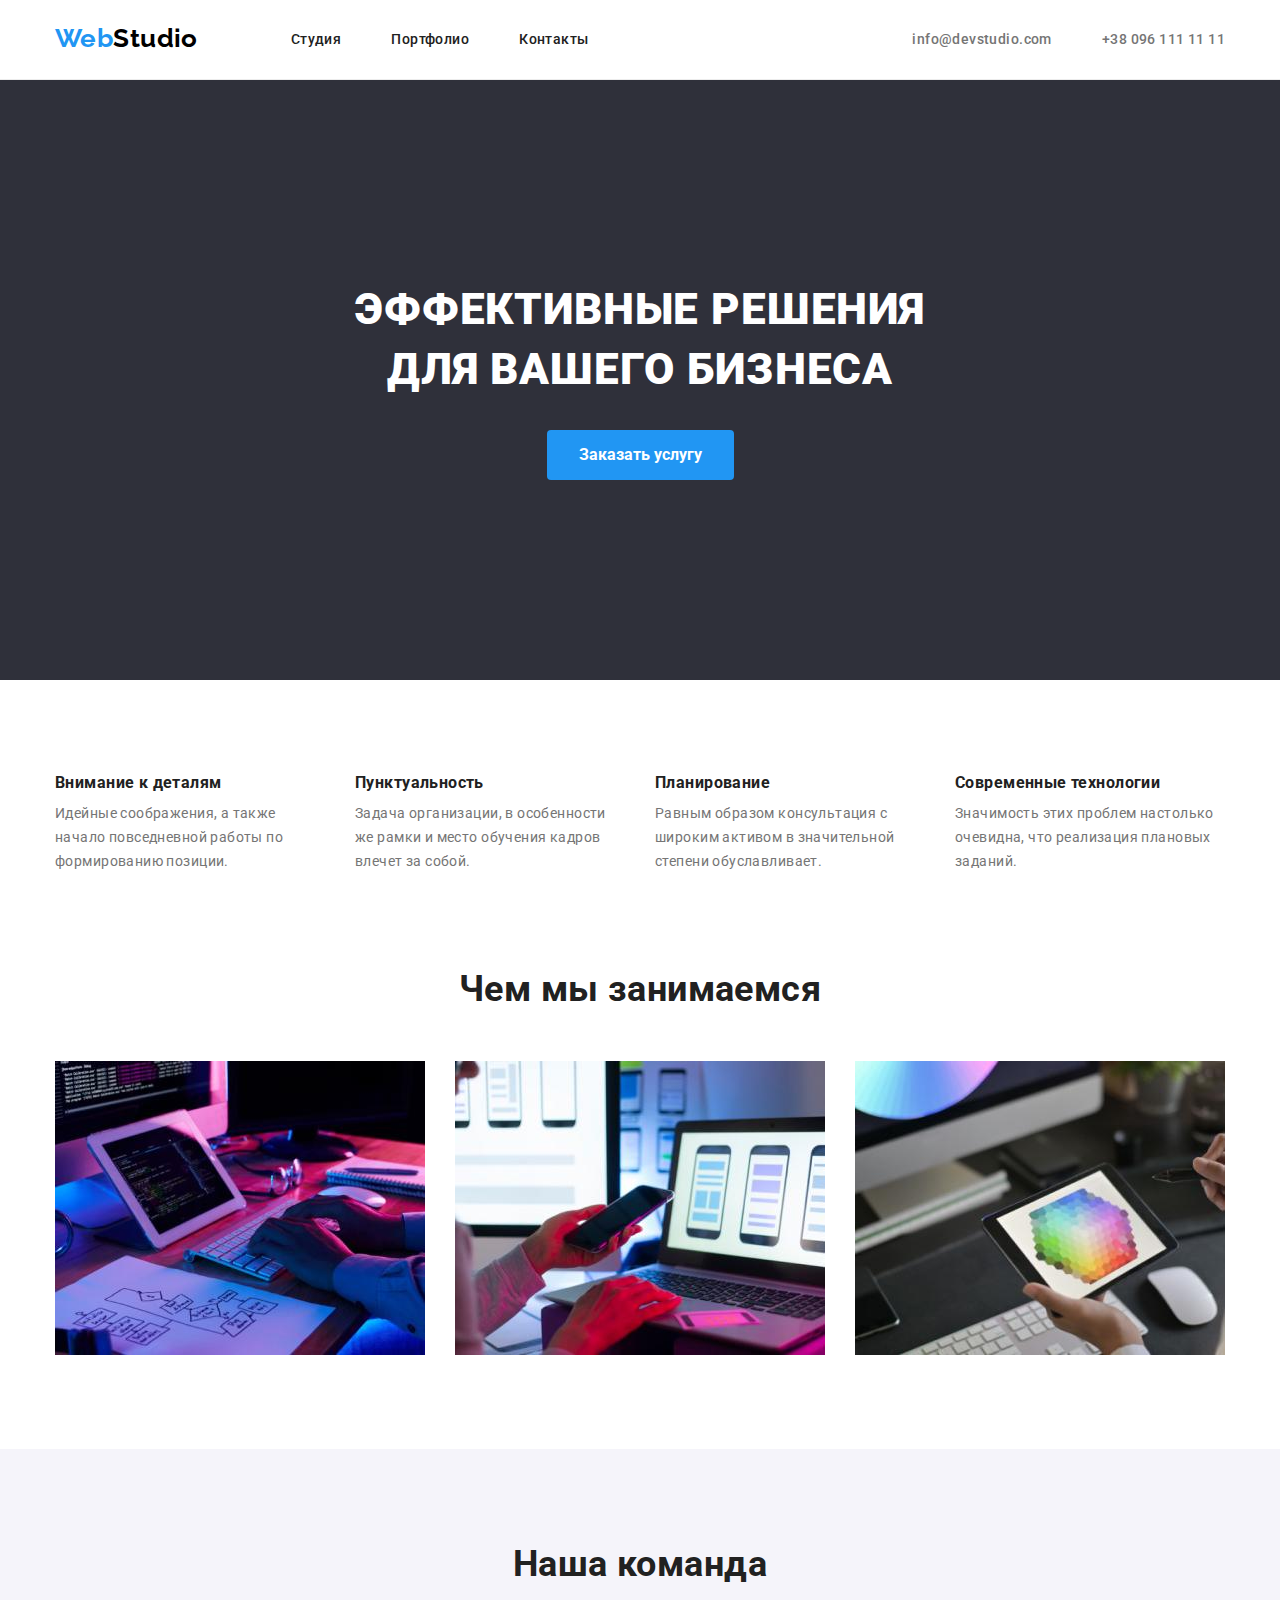
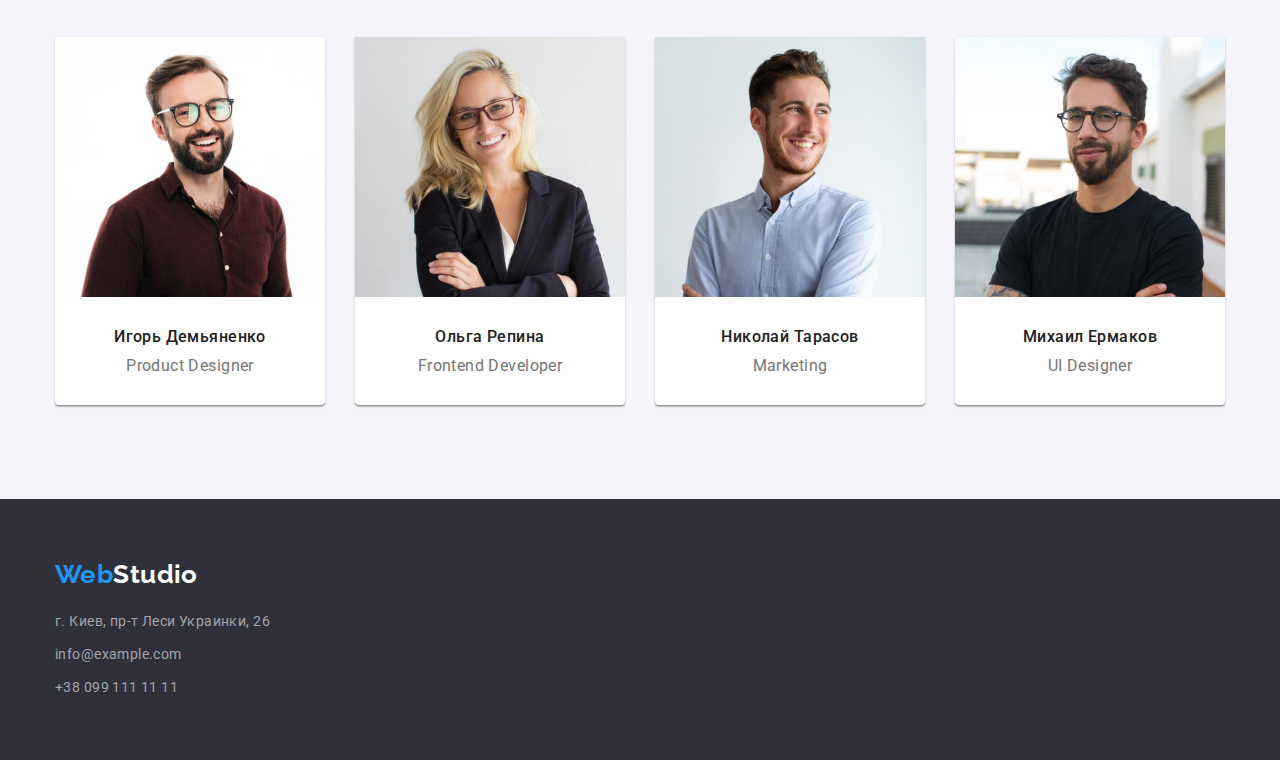
<file: index.html>
<!DOCTYPE html>
<html lang="ru">
<head>
<meta charset="UTF-8">
<meta name="viewport" content="width=device-width, initial-scale=1.0">
<title>Web Studio</title>
<link href="https://fonts.googleapis.com/css2?family=Raleway:wght@700&family=Roboto:wght@400;500;700;900&display=swap"
    rel="stylesheet">
<link rel="stylesheet" href="./css/modern-normalize.css">
<link rel="stylesheet" href="./css/styles.css">
</head>
<body>

    <!-- header -->
    <header class="header">
        <div class="container header-container">
            <nav class="header-navigation">
                <a href="./index.html" class="logo"><span class="logo-first-part">Web</span>Studio</a>
                <ul class="navigation-list">
                    <li class="navigation-item"><a href="./index.html" class="link-nav-item">Студия</a></li>
                    <li class="navigation-item"><a href="./portfolio.html" class="link-nav-item">Портфолио</a></li>
                    <li class="navigation-item"><a href="#" class="link-nav-item">Контакты</a></li>
                </ul>
            </nav>
            <ul class="contact-list">
                <li class="contact-item"><a href="mailto:info@devstudio.com" class="contact-link">info@devstudio.com</a></li>
                <li class="contact-item"><a href="tel:+380961111111" class="contact-link">+38 096 111 11 11</a></li>  
            </ul>
        </div>
    </header>

    <!-- main -->
    <main>
        <!-- hero section-->
        <section class="hero-section">
            <div class="container hero-container">
                <h1 class="hero-title">Эффективные решения для вашего бизнеса</h1>
                <button type="button" class="button">Заказать услугу</button>
            </div>
        </section>
        

        <!--peculiarities section-->
        
        <section class="section peculiarities-correct-section">
            <div class="container peculiarities-container">
                <h2 class="peculiarities-title">Особенности</h2>
                <ul class="pecularities-list">
                <li class="pecularities-item">
                    <h3 class="after-title-peculiarities">Внимание к деталям</h3>
                    <p class="text-peculiarities">Идейные соображения, а также начало повседневной работы по формированию позиции.</p>
                </li>
                <li class="pecularities-item">
                    <h3 class="after-title-peculiarities">Пунктуальность</h3>
                    <p class="text-peculiarities">Задача организации, в особенности же рамки и место обучения кадров влечет за собой.</p>
                </li>
                <li class="pecularities-item">
                    <h3 class="after-title-peculiarities">Планирование</h3>
                    <p class="text-peculiarities">Равным образом консультация с широким активом в значительной степени обуславливает.</p>
                </li>
                <li class="pecularities-item">
                    <h3 class="after-title-peculiarities">Современные технологии</h3>
                    <p class="text-peculiarities">Значимость этих проблем настолько очевидна, что реализация плановых заданий.</p>
                </li>
                </ul>
            </div>
        </section>
        

        <!--what we do-->
        
        <section class="section what-we-do-correct-section">
            <div class="container what-we-do-container">
                <h2 class="what-we-do-title">Чем мы занимаемся</h2>

                <!--images what we do-->
                <ul class="what-we-do-list">
                    <li class="what-we-do-item"><img src="./images/device1.jpg" alt="device1" width="370"></li>
                    <li class="what-we-do-item"><img src="./images/device2.jpg" alt="device2" width="370"></li>
                    <li class="what-we-do-item"><img src="./images/device3.jpg" alt="device3" width="370"></li>
                </ul>
            </div>
        </section>

        <!--our team-->

        <section class="section our-team-correct-section">
            <div class="container">
                <h2 class="our-team-title">Наша команда</h2>

                <!--photo our team-->
                <ul class="our-team-list">
                    <li class="our-team-item">
                        <img src="./images/igordemianenko.jpg" alt="Игорь Демьяненко" width="270">
                        <h3 class="our-team-subtitle">Игорь Демьяненко</h3>
                        <p class="our-team-text">Product Designer</p>
                    </li>
                    <li class="our-team-item">
                        <img src="./images/OlgaRepina.jpg" alt="Ольга Репина" width="270">
                        <h3 class="our-team-subtitle">Ольга Репина</h3>
                        <p class="our-team-text">Frontend Developer</p>
                    </li>
                    <li class="our-team-item">
                        <img src="./images/NikolayTarasov.jpg" alt="Николай Тарасов" width="270">
                        <h3 class="our-team-subtitle">Николай Тарасов</h3>
                        <p class="our-team-text">Marketing</p>
                    </li>
                    <li class="our-team-item">
                        <img src="./images/mikhailermakov.jpg" alt="Михаил Ермаков" width="270">
                        <h3 class="our-team-subtitle">Михаил Ермаков</h3>
                        <p class="our-team-text">UI Designer</p>
                    </li>
                </ul>
            </div>
        </section>
    </main>

    <!-- footer-->
    <footer class="footer">
        <div class="container footer-container">
            <a href="./index.html" class="logo-footer"><span class="logo-first-part">Web</span>Studio</a>
            <address>
                <ul class="footer-list">
                    <li class="footer-item"><a href="#" class="address-link">г. Киев, пр-т Леси Украинки, 26</a></li>
                    <li class="footer-item"><a href="mailto:info@example.com" class="address-link">info@example.com</a></li>
                    <li class="footer-item"><a href="tel:+380991111111" class="address-link">+38 099 111 11 11</a></li>
                </ul>
            </address>
        </div>
    </footer>
</body>
</html>
</file>
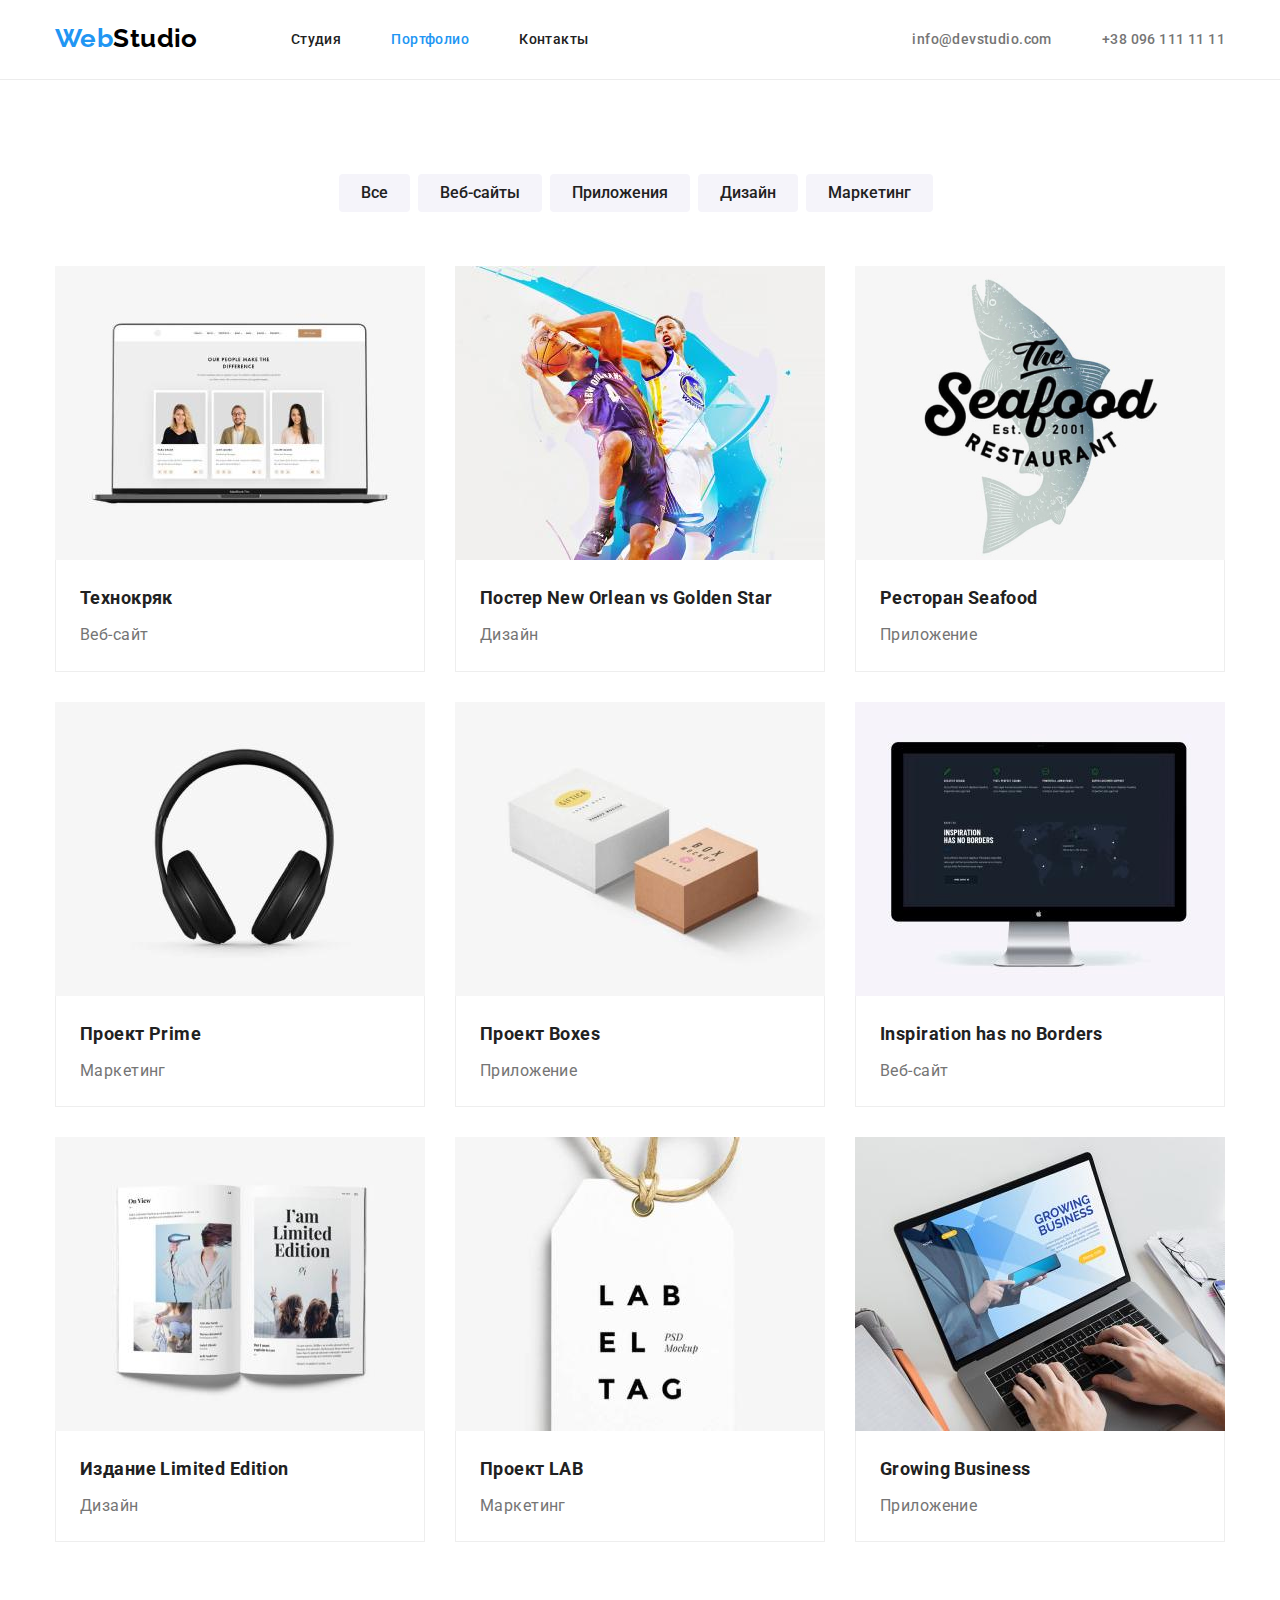
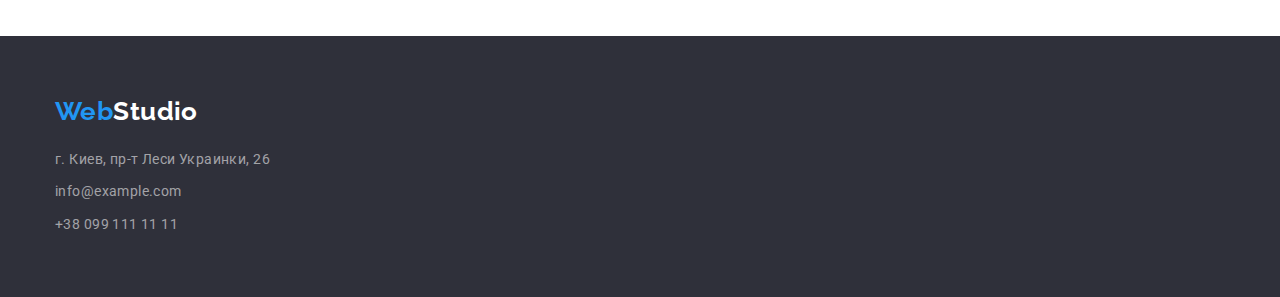
<file: portfolio.html>
<!DOCTYPE html>
<html lang="ru">
<head>
    <meta charset="UTF-8">
    <meta name="viewport" content="width=device-width, initial-scale=1.0">
    <title>Web Studio</title>
    <link
        href="https://fonts.googleapis.com/css2?family=Raleway:wght@700&family=Roboto:wght@400;500;700;900&display=swap"
        rel="stylesheet">
    <link rel="stylesheet" href="./css/modern-normalize.css">
    <link rel="stylesheet" href="./css/styles.css"> 
</head>
<body>
    <header class="header">
        <div class="container header-container">
            <nav class="header-navigation">
                <a href="./index.html" class="logo"><span class="logo-first-part">Web</span>Studio</a>
                <ul class="navigation-list">
                    <li class="navigation-item"><a href="./index.html" class="link-nav-item">Студия</a></li>
                    <li class="navigation-item"><a href="./portfolio.html" class="link-nav-portfolio-item">Портфолио</a></li>
                    <li class="navigation-item"><a href="#" class="link-nav-item">Контакты</a></li>
                </ul>
            </nav>
            <ul class="contact-list">
                <li class="contact-item"><a href="mailto:info@devstudio.com" class="contact-link">info@devstudio.com</a>
                </li>
                <li class="contact-item"><a href="tel:+380961111111" class="contact-link">+38 096 111 11 11</a></li>
            </ul>
        </div>
    </header>
    <main>
        <section class="portfolio-section">
            <div class="container">
                <h1 class="portfolio-hidden-title">Портфолио</h1>
                <ul class="portfolio-buttons-list">
                    <li class="portfolio-buttons-item"><button type="button" class="portfolio-button">Все</button></li>
                    <li class="portfolio-buttons-item"><button type="button" class="portfolio-button">Веб-сайты</button></li>
                    <li class="portfolio-buttons-item"><button type="button" class="portfolio-button">Приложения</button></li>
                    <li class="portfolio-buttons-item"><button type="button" class="portfolio-button">Дизайн</button></li>
                    <li class="portfolio-buttons-item"><button type="button" class="portfolio-button">Маркетинг</button></li>
                </ul>
                <ul class="portfolio-list">
                    <li class="portfolio-item"><a href="#" class="portfolio-link">
                            <img src="./images/tehnokrack.jpg" 
                            alt="Веб-сайт Технокряк"
                            width="370"
                            height="294">
                            <div class="text-container">
                            <h2 class="portfolio-list-title">Технокряк</h2>
                            <p class="portfolio-list-text">Веб-сайт</p>
                            </div>
                        </a>
                    </li>
                    <li class="portfolio-item"><a href="#" class="portfolio-link">
                        <img src="./images/poster.jpg" 
                            alt="Постер New Orlean vs Golden Star" 
                            width="370" 
                            height="294">
                            <div class="text-container">
                            <h2 class="portfolio-list-title">Постер New Orlean vs Golden Star</h2>
                            <p class="portfolio-list-text">Дизайн</p>
                            </div>
                        </a>
                    </li>
                    <li class="portfolio-item"><a href="#" class="portfolio-link">
                            <img src="./images/restaurantseafood.jpg" 
                            alt="Ресторан Seafood" 
                            width="370" 
                            height="294">
                            <div class="text-container">
                            <h2 class="portfolio-list-title">Ресторан Seafood</h2>
                            <p class="portfolio-list-text">Приложение</p>
                            </div>
                        </a>
                    </li>
                    <li class="portfolio-item"><a href="#" class="portfolio-link">
                            <img src="./images/headset.jpg" 
                            alt="Проект Prime" 
                            width="370" 
                            height="294">
                            <div class="text-container">
                            <h2 class="portfolio-list-title">Проект Prime</h2>
                            <p class="portfolio-list-text">Маркетинг</p>
                            </div>
                        </a>
                    </li>
                    <li class="portfolio-item"><a href="#" class="portfolio-link">
                            <img src="./images/projectboxes.jpg" 
                            alt="Проект Boxes" 
                            width="370" 
                            height="294">
                            <div class="text-container">
                            <h2 class="portfolio-list-title">Проект Boxes</h2>
                            <p class="portfolio-list-text">Приложение</p>
                            </div>
                        </a>
                    </li>
                    <li class="portfolio-item"><a href="#" class="portfolio-link">
                            <img src="./images/inspirationhasnoborders.jpg" 
                            alt="Веб-сайт Inspiration has no Borders" 
                            width="370" 
                            height="294">
                            <div class="text-container">
                            <h2 class="portfolio-list-title">Inspiration has no Borders</h2>
                            <p class="portfolio-list-text">Веб-сайт</p>
                            </div>
                        </a>
                    </li>
                    <li class="portfolio-item"><a href="#" class="portfolio-link">
                            <img src="./images/limitededition.jpg" 
                            alt="Издание Limited Edition" 
                            width="370" 
                            height="294">
                            <div class="text-container">
                            <h2 class="portfolio-list-title">Издание Limited Edition</h2>
                            <p class="portfolio-list-text">Дизайн</p>
                            </div>
                        </a>
                    </li>
                    <li class="portfolio-item"><a href="#" class="portfolio-link">
                            <img src="./images/projectLAB.jpg" 
                            alt="Проект LAB" 
                            width="370" 
                            height="294">
                            <div class="text-container">
                            <h2 class="portfolio-list-title">Проект LAB</h2>
                            <p class="portfolio-list-text">Маркетинг</p>
                            </div>
                        </a>
                    </li>
                    <li class="portfolio-item"><a href="#" class="portfolio-link">
                            <img src="./images/growingbuisness.jpg" 
                            alt="Приложение Growing Business" 
                            width="370" 
                            height="294">
                            <div class="text-container">
                            <h2 class="portfolio-list-title">Growing Business</h2>
                            <p class="portfolio-list-text">Приложение</p>
                            </div>
                        </a>
                    </li>
                </ul>
            </div>
        </section>
    </main>
    <footer class="footer">
        <div class="container footer-container">
            <a href="./index.html" class="logo-footer"><span class="logo-first-part">Web</span>Studio</a>
            <address>
                <ul class="footer-list">
                    <li class="footer-item"><a href="#" class="address-link">г. Киев, пр-т Леси Украинки, 26</a></li>
                    <li class="footer-item"><a href="mailto:info@example.com" class="address-link">info@example.com</a></li>
                    <li class="footer-item"><a href="tel:+380991111111" class="address-link">+38 099 111 11 11</a></li>
                </ul>
            </address>
        </div>
    </footer>
</body>
</html>
</file>
<file: css/styles.css>
:root {
  --text-color: #212121;
  --logo-color: #2196f3;
  --nav-hover-color: #2196f3;
  --title-color: #ffffff;
  --background-color: #ffffff;
  --our-team-background-color: #f5f4fa;
  --contacts-color: #757575;
  --headerlogo-color: #000000;
  --hero-background-color: #2f303a;
  --button-background-color: #2196f3;
  --button-color: #ffffff;
  --portfolio-text-color: #757575;
  --footer-background-color: #2f303a;
  --footer-logo-color: #ffffff;
  --address-footer-color: #ffffff90;
  --address-item-footer-color: #ffffff;
  --portfolio-button-background-color: #f5f4fa;
}

h1,
h2,
h3,
h4,
h5,
h6,
p {
  margin: 0;
}

ul {
  list-style: none;
  padding-left: 0;
  margin: 0;
}

img {
  display: block;
  max-width: 100%;
}

button {
  font-family: inherit;
}

body {
  max-width: 1600px;
  font-family: "Roboto", sans-serif;
  font-size: 14px;
  background-color: var(--background-color);
  color: var(--text-color);
  letter-spacing: 0.03em;
}

.container {
  width: 1200px;
  margin-left: auto;
  margin-right: auto;
  padding-right: 15px;
  padding-left: 15px;
}

.section {
  padding-top: 94px;
  padding-bottom: 94px;
}

.peculiarities-correct-section {
  padding-bottom: 0;
}

.our-team-correct-section {
  background-color: var(--our-team-background-color);
}

/* header */

.header {
  border-bottom: 1px solid #ececec;
}

.header-container {
  align-items: center;
  display: flex;
  justify-content: space-between;
}

.header-navigation {
  display: flex;
}

.logo {
  padding: 24px 0 25px 0;

  font-family: Raleway;
  font-weight: bold;
  font-size: 26px;
  line-height: 1.15;
  color: var(--headerlogo-color);
  text-decoration: none;
}

.logo-first-part {
  color: var(--logo-color);
}

.navigation-list {
  margin-left: 93px;
  display: flex;

  font-weight: 500;
  line-height: 1.1;
}

.navigation-item:not(:last-child) {
  margin-right: 50px;
}

.link-nav-item {
  display: block;
  padding-top: 32px;
  padding-bottom: 32px;

  text-decoration: none;
  color: var(--text-color);
}

.link-nav-item:hover,
.link-nav-item:focus {
  color: var(--nav-hover-color);
}

.contact-list {
  display: flex;

  font-weight: 500;
  line-height: 1.1;
  color: var(--contacts-color);
}

.contact-item:nth-last-child(2n) {
  margin-right: 50px;
}

.contact-link {
  font-weight: 500;
  line-height: 1.1;
  color: var(--contacts-color);
  text-decoration: none;
}

.contact-link:hover,
.contact-link:focus {
  color: var(--logo-color);
}

/* main section */

.hero-section {
  padding-top: 200px;
  padding-bottom: 200px;
  background-color: var(--hero-background-color);
  letter-spacing: 0.06em;
}

.hero-container {
  display: flex;
  flex-direction: column;
  align-items: center;
}

.hero-title {
  padding-right: 252px;
  padding-left: 252px;
  text-align: center;
  font-weight: 900;
  font-size: 44px;
  line-height: 1.36;
  text-transform: uppercase;
  color: var(--title-color);
}

.button {
  padding: 10px 32px;
  border-radius: 4px;
  border-style: none;
  margin-top: 30px;

  font-weight: bold;
  font-size: 16px;
  line-height: 1.9;
  background-color: var(--button-background-color);
  color: var(--button-color);
  cursor: pointer;
}

/* peculiarities section */

/* HIDDEN TITLE */
.peculiarities-title {
  position: absolute;
  white-space: nowrap;
  width: 1px;
  height: 1px;
  overflow: hidden;
  border: 0;
  padding: 0;
  clip: rect(0 0 0 0);
  clip-path: inset(50%);
  margin: -1px;
}

.pecularities-list {
  display: flex;
}

.pecularities-item {
  margin-right: 30px;
  width: 50%;
}

.pecularities-item:last-child {
  margin-right: 0;
}

.after-title-peculiarities {
  font-weight: bold;
  line-height: 1.1;
  margin-bottom: 10px;
}

.text-peculiarities {
  line-height: 1.71;
  color: var(--contacts-color);
}

/* what we do section*/
.what-we-do-title {
  margin-bottom: 50px;
  text-align: center;

  font-weight: bold;
  font-size: 36px;
  line-height: 1.2;
}

.what-we-do-list {
  display: flex;
}

.what-we-do-item {
  margin-right: 30px;
}

.what-we-do-item:last-child {
  margin-right: 0;
}

/*our team section*/
.our-team-title {
  text-align: center;
  margin-bottom: 50px;

  font-weight: bold;
  font-size: 36px;
  line-height: 1.2;
}

.our-team-list {
  display: flex;
}

.our-team-item {
  text-align: center;
  margin-right: 30px;

  background-color: var(--background-color);
  box-shadow: 0px 1px 3px rgba(0, 0, 0, 0.12), 0px 1px 1px rgba(0, 0, 0, 0.14),
    0px 2px 1px rgba(0, 0, 0, 0.2);
  border-radius: 0px 0px 4px 4px;
}

.our-team-item:last-child {
  margin-right: 0;
}

.our-team-subtitle {
  margin-top: 30px;
  margin-bottom: 10px;
  font-weight: 500;
  font-size: 16px;
  line-height: 1.2;
}

.our-team-text {
  margin-bottom: 30px;
  font-size: 16px;
  line-height: 1.2;
  color: var(--contacts-color);
}

/* footer */

.footer-container {
  display: flex;
  flex-direction: column;
}

.footer {
  padding-top: 60px;
  padding-bottom: 60px;
  background-color: var(--footer-background-color);
}

.logo-footer {
  font-family: Raleway;
  font-weight: bold;
  font-size: 26px;
  line-height: 1.2;
  color: var(--footer-logo-color);
  text-decoration: none;
}

.address-link {
  font-style: normal;
  line-height: 1.7;
  color: var(--address-footer-color);
  text-decoration: none;
}

.address-link:hover {
  color: var(--address-item-footer-color);
}

.footer-list {
  margin-top: 20px;
}

.footer-item {
  margin-bottom: 9px;
}

.footer-item:last-child {
  margin-bottom: 0;
}

/* portfolio page*/

/* HIDDEN TITLE PORTFOLIO */
.portfolio-hidden-title {
  position: absolute;
  white-space: nowrap;
  width: 1px;
  height: 1px;
  overflow: hidden;
  border: 0;
  padding: 0;
  clip: rect(0 0 0 0);
  clip-path: inset(50%);
  margin: -1px;
}

.portfolio-section {
  padding-top: 94px;
  padding-bottom: 94px;
}

.link-nav-portfolio-item {
  display: block;
  padding-top: 32px;
  padding-bottom: 32px;

  color: var(--nav-hover-color);
  text-decoration: none;
}

.portfolio-buttons-list {
  display: flex;
  flex-wrap: wrap;
  justify-content: center;
  margin-bottom: 54px;

  font-weight: 500;
  font-size: 16px;
  line-height: 1.6;
}

.portfolio-buttons-item > .portfolio-button {
  padding: 6px 22px;

  margin-right: 8px;

  font-weight: 500;
  font-size: 16px;
  line-height: 1.62;
  text-align: center;
  color: var(--text-color);
  background-color: var(--portfolio-button-background-color);
  border-radius: 4px;
  border-style: none;
  cursor: pointer;
}

.portfolio-item:last-child {
  margin-right: 0;
}

.portfolio-button:focus {
  background-color: var(--button-background-color);
  color: var(--button-color);
}

.portfolio-button:hover {
  background-color: var(--button-background-color);
  color: var(--button-color);
}

.portfolio-list {
  display: flex;
  flex-wrap: wrap;
}

.portfolio-item {
  margin-right: 30px;
  margin-bottom: 30px;
}

.portfolio-item:nth-child(3n) {
  margin-right: 0;
}

.portfolio-item:nth-last-child(-n + 3) {
  margin-bottom: 0;
}

.portfolio-link {
  text-decoration: none;
}

.text-container {
  padding: 20px 24px;
  border-bottom: 1px solid #eeeeee;
  border-left: 1px solid #eeeeee;
  border-right: 1px solid #eeeeee;
}

.portfolio-list-title {
  margin-bottom: 4px;

  font-weight: bold;
  font-size: 18px;
  line-height: 2;
  color: var(--text-color);
}

.portfolio-list-text {
  font-size: 16px;
  line-height: 1.9;
  color: var(--portfolio-text-color);
}
</file>
